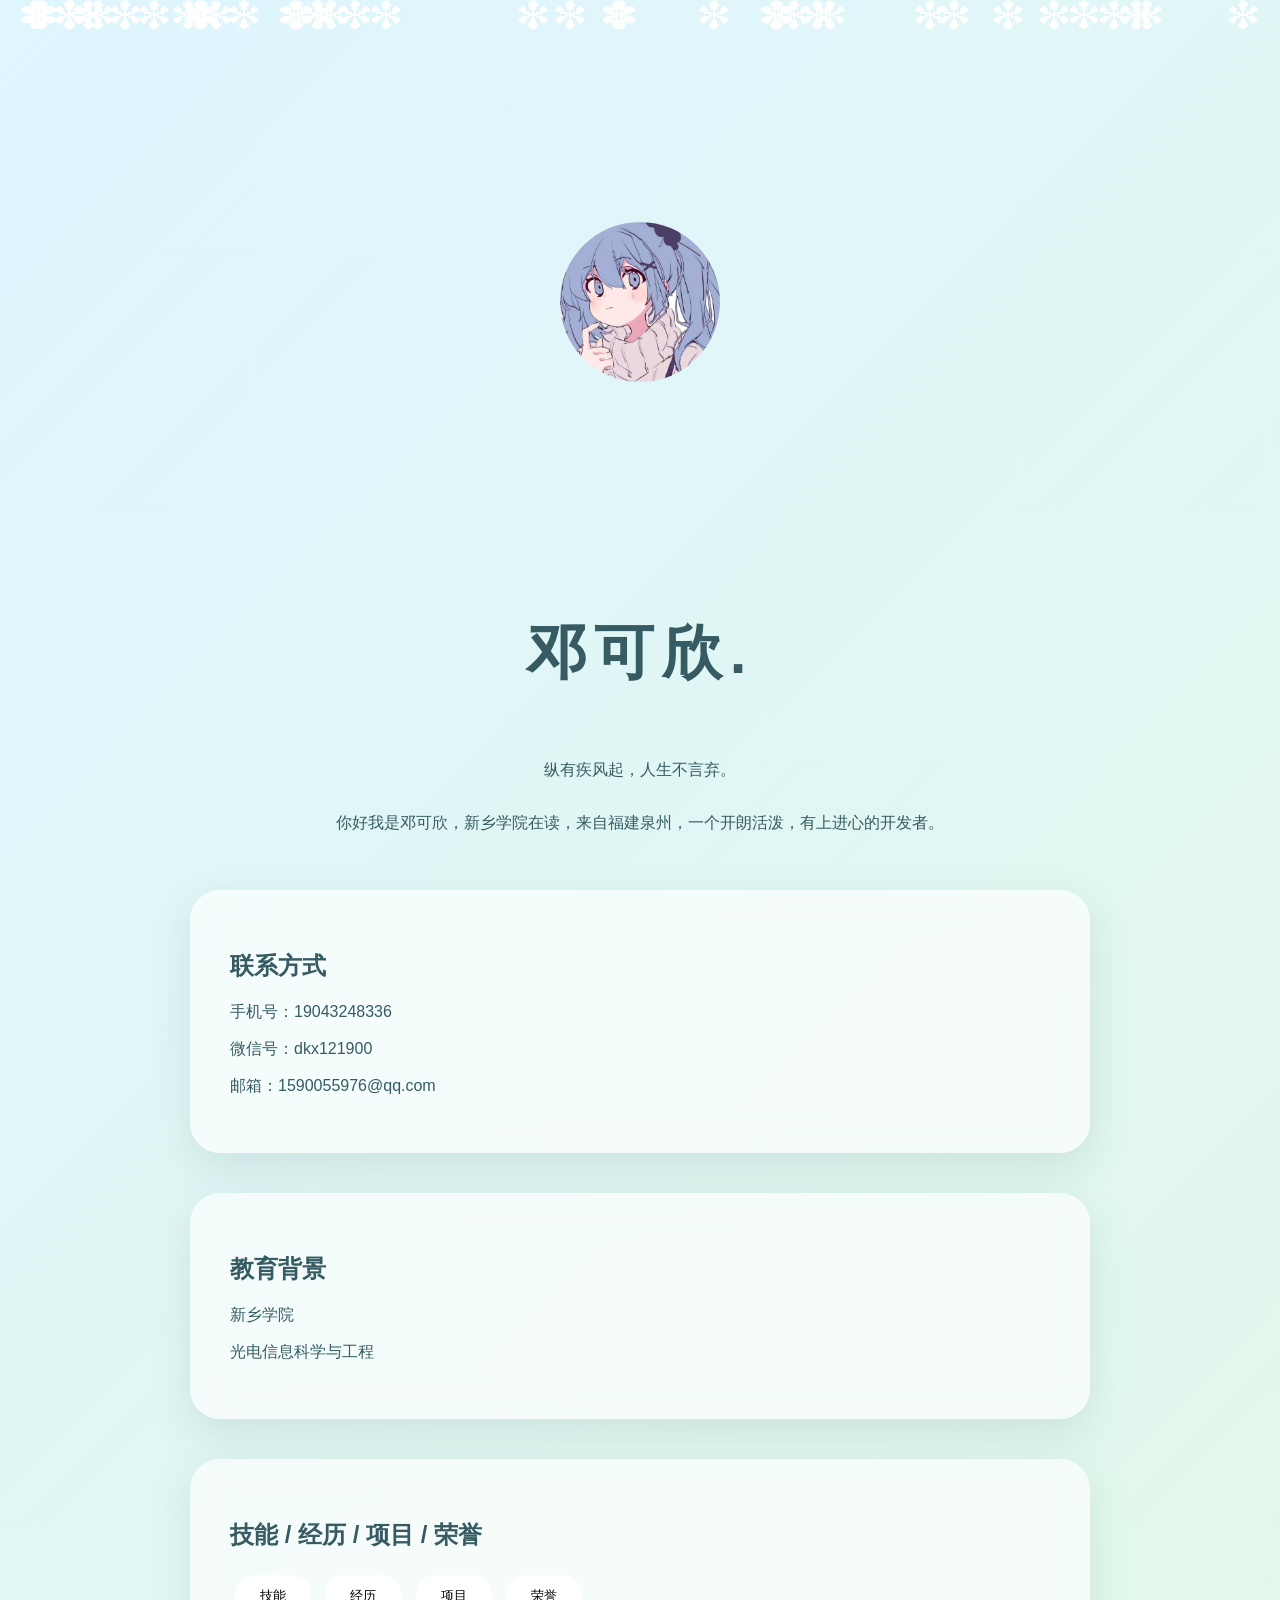
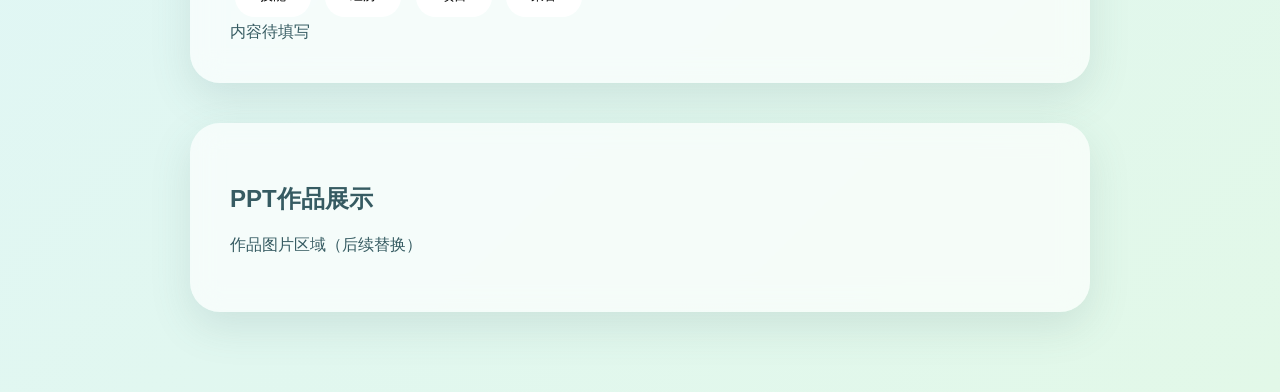
<file: dengkexin_personal_website/index.html>
<!DOCTYPE html>
<html lang="zh-CN">
<head>
<meta charset="UTF-8">
<meta name="viewport" content="width=device-width, initial-scale=1.0">
<title>邓可欣 | Personal Website</title>
<style>
body{
margin:0;
font-family:"Microsoft YaHei",sans-serif;
background:linear-gradient(135deg,#dff5ff,#e2f8e8);
color:#365b62;
}
main{max-width:900px;margin:auto;padding:40px}
.card{
background:rgba(255,255,255,.65);
backdrop-filter:blur(15px);
border-radius:30px;
padding:40px;
margin:40px 0;
box-shadow:0 15px 40px rgba(80,120,120,.15)
}
.hero{text-align:center;height:90vh;display:flex;flex-direction:column;justify-content:center}
.avatar{
width:160px;height:160px;border-radius:50%;object-fit:cover;margin:auto;
}
h1{font-size:60px;letter-spacing:8px}
button{
padding:12px 25px;border:0;border-radius:20px;margin:5px;
background:white;cursor:pointer
}
.tab{display:none}
.active{display:block}
.dandelion{
position:fixed;color:white;font-size:30px;
animation:fly 12s linear infinite;
}
@keyframes fly{
from{bottom:-50px;opacity:0}
20%{opacity:1}
to{bottom:110%;transform:translateX(100px) rotate(360deg);opacity:0}
}
</style>
</head>
<body>

<script>
for(let i=0;i<40;i++){
let d=document.createElement("div");
d.className="dandelion";
d.innerHTML="✽";
d.style.left=Math.random()*100+"vw";
d.style.animationDelay=Math.random()*10+"s";
document.body.appendChild(d);
}
</script>

<main>
<section class="hero">
<img class="avatar" src="images/avatar.jpg">
<h1>邓可欣.</h1>
<p>纵有疾风起，人生不言弃。</p>
<p>你好我是邓可欣，新乡学院在读，来自福建泉州，一个开朗活泼，有上进心的开发者。</p>
</section>

<section class="card">
<h2>联系方式</h2>
<p>手机号：19043248336</p>
<p>微信号：dkx121900</p>
<p>邮箱：1590055976@qq.com</p>
</section>

<section class="card">
<h2>教育背景</h2>
<p>新乡学院</p>
<p>光电信息科学与工程</p>
</section>

<section class="card">
<h2>技能 / 经历 / 项目 / 荣誉</h2>
<button onclick="show('skill')">技能</button>
<button onclick="show('exp')">经历</button>
<button onclick="show('project')">项目</button>
<button onclick="show('honor')">荣誉</button>

<div id="skill" class="tab active">内容待填写</div>
<div id="exp" class="tab">内容待填写</div>
<div id="project" class="tab">内容待填写</div>
<div id="honor" class="tab">内容待填写</div>
</section>

<section class="card">
<h2>PPT作品展示</h2>
<p>作品图片区域（后续替换）</p>
</section>

</main>

<script>
function show(id){
document.querySelectorAll(".tab").forEach(x=>x.classList.remove("active"));
document.getElementById(id).classList.add("active");
}
</script>

</body>
</html>
</file>
